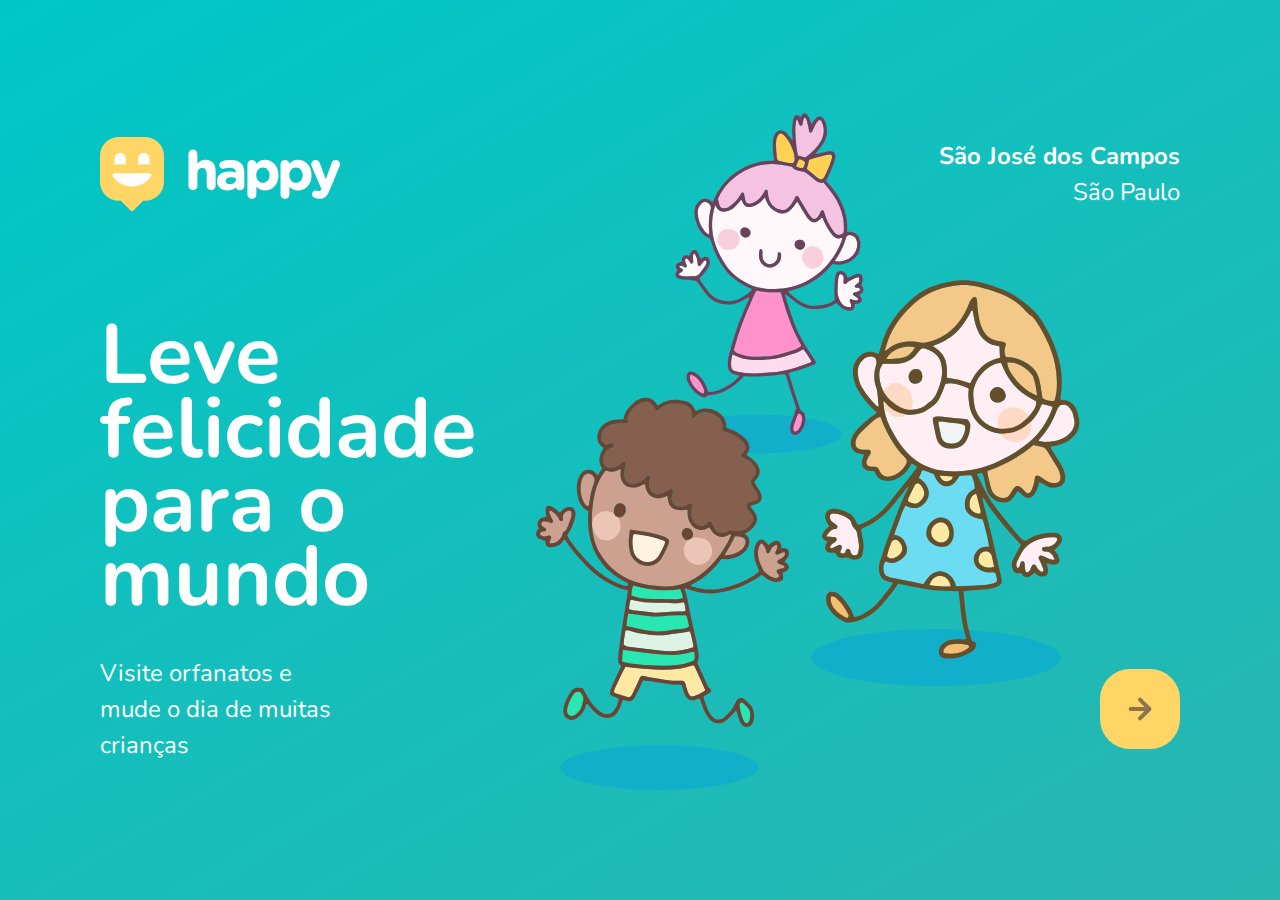
<file: index.html>
<!DOCTYPE html>
<html lang="pt_BR">
  <head>
    <meta charset="UTF-8" />
    <meta name="viewport" content="width=device-width , initial-scale=1.0" />
    <title>Happy</title>
    <link rel="icon" href="./public/images/logo-icon.png" />
    <link rel="stylesheet" href="./public/css/main.css" />
    <link rel="stylesheet" href="./public/css/animations.css" />
    <link rel="stylesheet" href="./public/css/page-lading.css" />
    <link href="https://fonts.googleapis.com/css2?family=Nunito:wght@400;600;800&display=swap" rel="stylesheet">
  </head>
  <body>
    <div id="page-landing">
      <div id="container">
        <header>
          <img class='animate-up' id='logo' src="./public/images/logo.svg" alt="Logo Happy" />
          <div class='location animate-up'>
            <strong>São José dos Campos</strong>
            <p>São Paulo</p>
          </div>
        </header>
        <main>
          <h1 class='animate-up'>Leve felicidade para o mundo</h1>
          <section class='visit'>
            <p class='animate-up'>Visite orfanatos e mude o dia de muitas crianças</p>
            <a href="#" title="Visite orfanatos" class='animate-up'>
              <img src="./public/images/arrow.svg" alt="Ir para o mapa" />
            </a>
          </section>
        </main>
      </div>
    </div>
  </body>
</html>
</file>
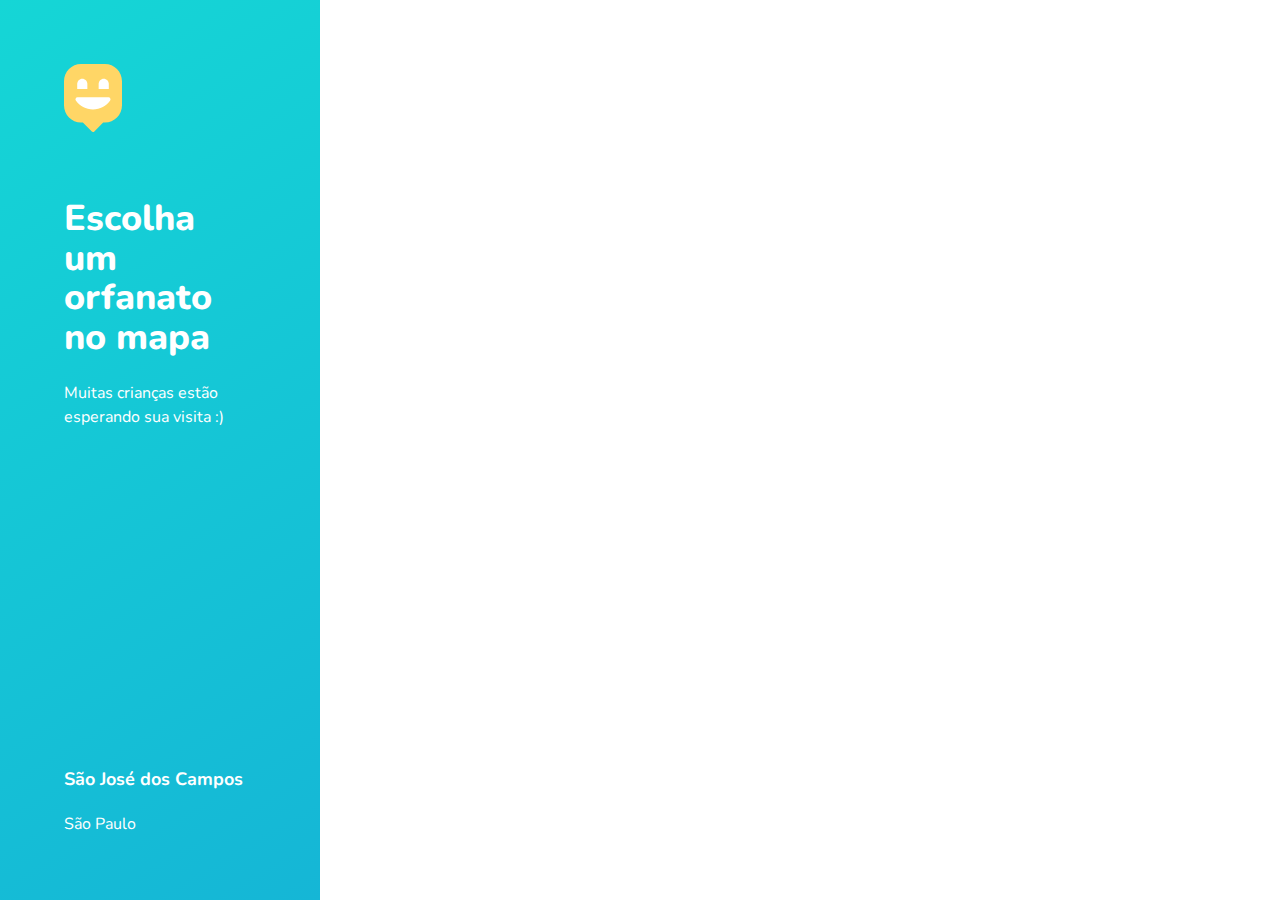
<file: orphanages.html>
<!DOCTYPE html>
<html lang="pt_BR">
  <head>
    <meta charset="UTF-8" />
    <meta name="viewport" content="width=device-width , initial-scale=1.0" />
    <title>Localize um orfanato | Happy</title>
    <link rel="icon" href="./public/images/logo-icon.png" />
    <link rel="stylesheet" href="./public/css/main.css" />
    <link rel="stylesheet" href="./public/css/animations.css" />
    <link rel="stylesheet" href="./public/css/page-orphanages.css" />
    <link href="https://fonts.googleapis.com/css2?family=Nunito:wght@400;600;800&display=swap" rel="stylesheet">
  </head>
  <body>
    <div id="page-orphanages">
      <aside>
        <header>
          <img src="./public/images/map-marker.svg" alt="Happy">
          <h2>Escolha um orfanato no mapa</h2>
          <p>Muitas crianças estão esperando sua visita :)</p>
        </header>
        <footer>
          <strong>São José dos Campos</strong>
          <p>São Paulo</p>
        </footer>
      </aside>

      <div id="mapid">
        <a href="create-orphanage.html" class="create-orphanage" title="Cadastre um orfanato">
          <img src="./public/images/plus.svg" alt="Adicionar orfanato">
        </a>
      </div>
    </div>
   
  </body>
</html>
</file>
<file: public/css/main.css>
* {
  margin: 0;
  padding: 0;
  box-sizing: border-box;
}

body {
  height: 100vh;
  color: white;
}

:root {
  font-size: 62.5%;
}

body,
input,
button,
textarea {
  font: 400 1.8rem/1 "Nunito", sans-serif;
}
</file>
<file: public/css/page-lading.css>
#page-landing {
  background: linear-gradient(329.54deg, #29b6b1 0%, #00c7c7 100%);
  min-height: 100vh;
  text-align: center;
  display: flex;
}

#container {
  margin: auto;
  width: min(90%, 112rem);
}

#logo {
  animation-delay: 50ms;
}

.location {
  animation-delay: 100ms;
}

main h1 {
  animation-delay: 150ms;
}

.visit a {
  width: 8rem;
  height: 8rem;
  background: #ffd666;
  border: none;
  border-radius: 3rem;
  display: flex;
  align-items: center;
  justify-content: center;
  margin: auto;
  transition: 0.2s;
  animation-delay: 250ms;
}

.visit a:hover {
    background: #96fefe;
}

.visit p {
  animation-delay: 200ms;
}

.location,
h1,
.visit p {
  height: 16vh;
}

@media (min-width: 760px) {
  #container {
    padding: 5rem 2rem;
    background: url("../images/bg.svg") no-repeat 80% / clamp(30rem, 54vw, 56rem);
  }
  header{
    display: flex;
    align-items: center;
    justify-content: space-between;
  } 
  .location, h1, .visit p {
    height: initial;
    text-align: initial;
  }
  .location {
    text-align: right;
    font-size: 2.4rem;
    line-height: 1.5;
  }
  main h1 {
    font-size: clamp(4rem, 8vw, 8.4rem);
    font-weight: bold;
    line-height: .88;
    margin: clamp(10%, 9vh, 12%) 0 4rem;
    width: min(300px, 80%)
  }
  .visit {
    display: flex;
    align-items: center;
    justify-content: space-between;
  }
  .visit p {
    font-size: 2.4rem;
    line-height: 1.5;
    width: clamp(20rem, 20vw, 30rem);
  }
  .visit a {
    margin: initial;
  }
}
</file>
<file: public/css/page-orphanages.css>
#page-orphanages {
    width: 100%;
    height: 100%;
    display: flex;
}

aside {
    width: clamp(24rem, 25vw, 44rem);
    background: linear-gradient(329.54deg, #15B6D6 0%, #15D6D6 100%);
    padding: clamp(3rem, 5vw, 8rem);
    display: flex;
    flex-direction: column;
    justify-content: space-between;
}

aside h2 {
    margin-top: 6.4rem;
    font: 800 clamp(2rem, 5vw, 3.6rem)/1.1 'Nunito', sans-serif;
}

aside p {
    margin-top: 2.4rem;
    font: 400 1.6rem/1.5 'Nunito', sans-serif;
}

aside footer {
    margin-top: .8rem;
}
</file>
<file: public/css/animations.css>
@keyframes up {
  from {
    opacity: 0;
    transform: translateY(16px);
  }
  to {
    opacity: 1;
    transform: translateY(0);
  }
}

.animate-up {
  animation-name: up;
  animation-duration: 300ms;
  animation-fill-mode: backwards;
}
</file>
